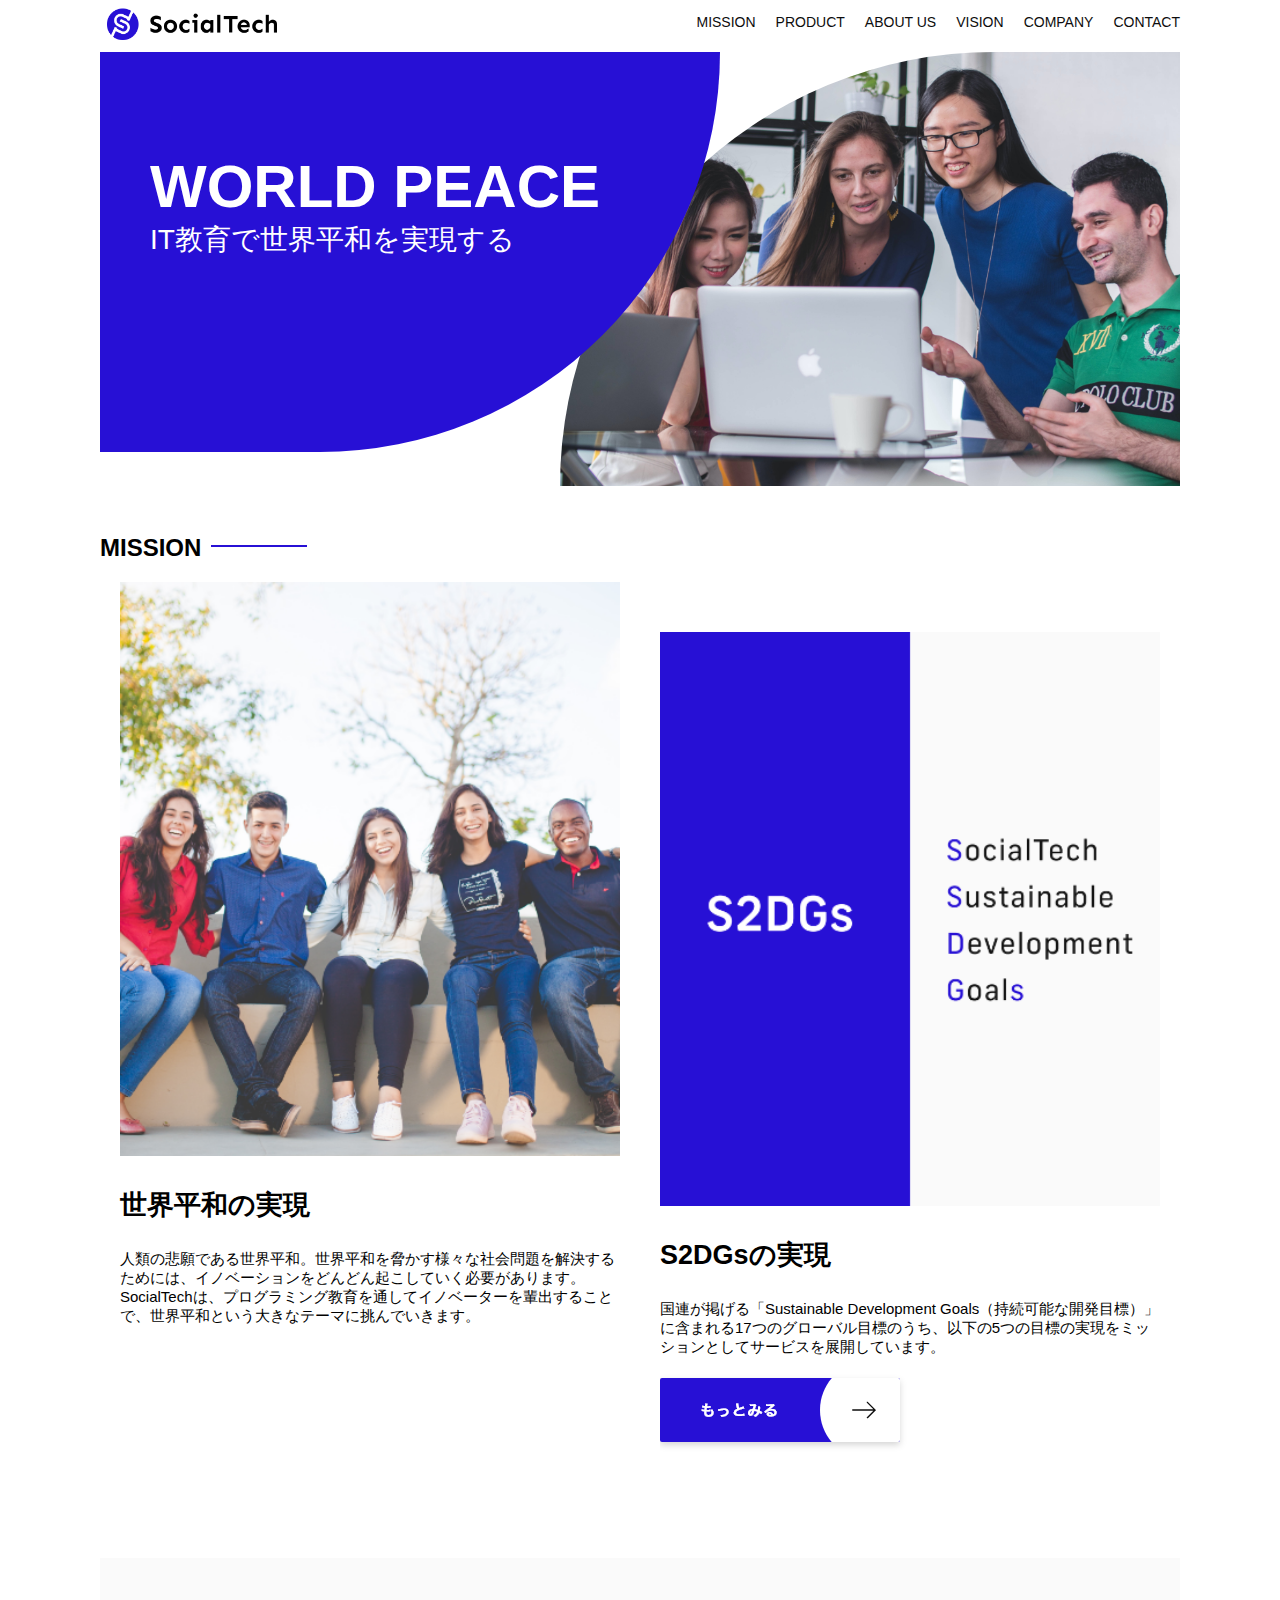
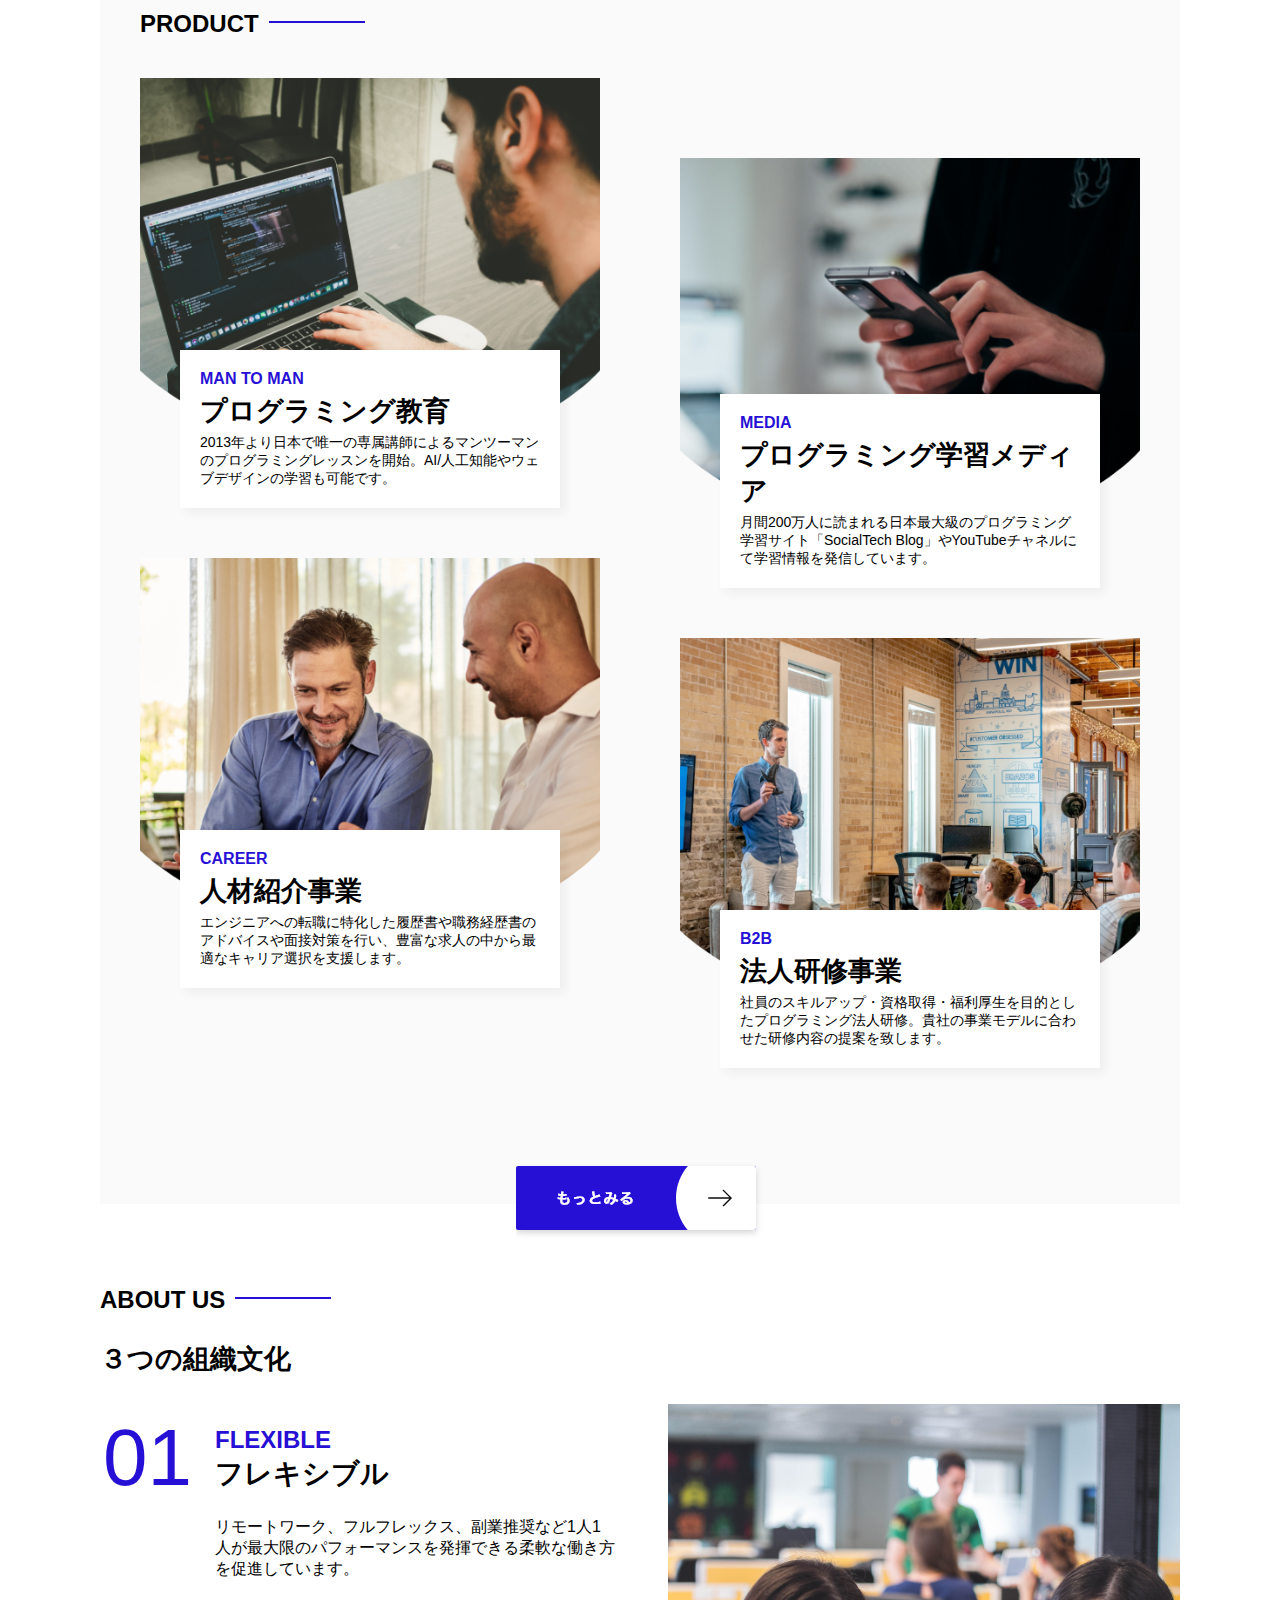
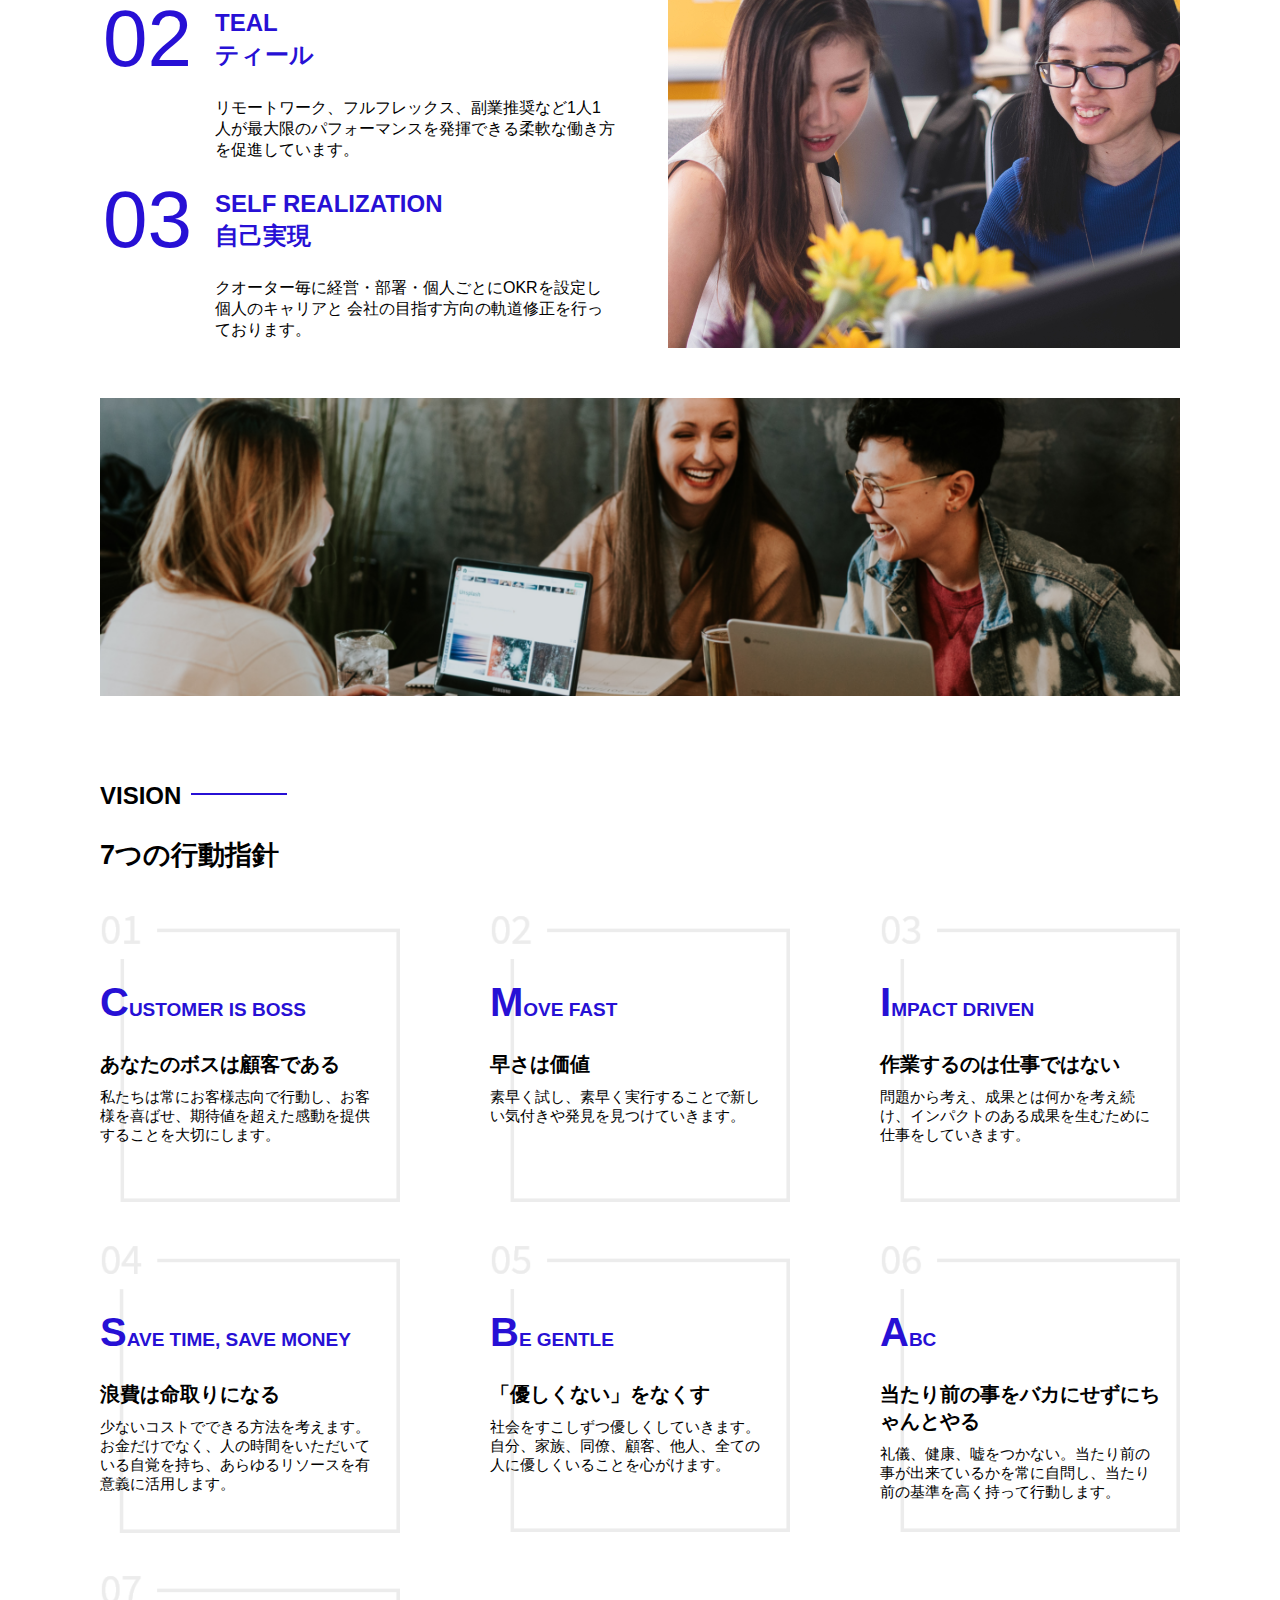
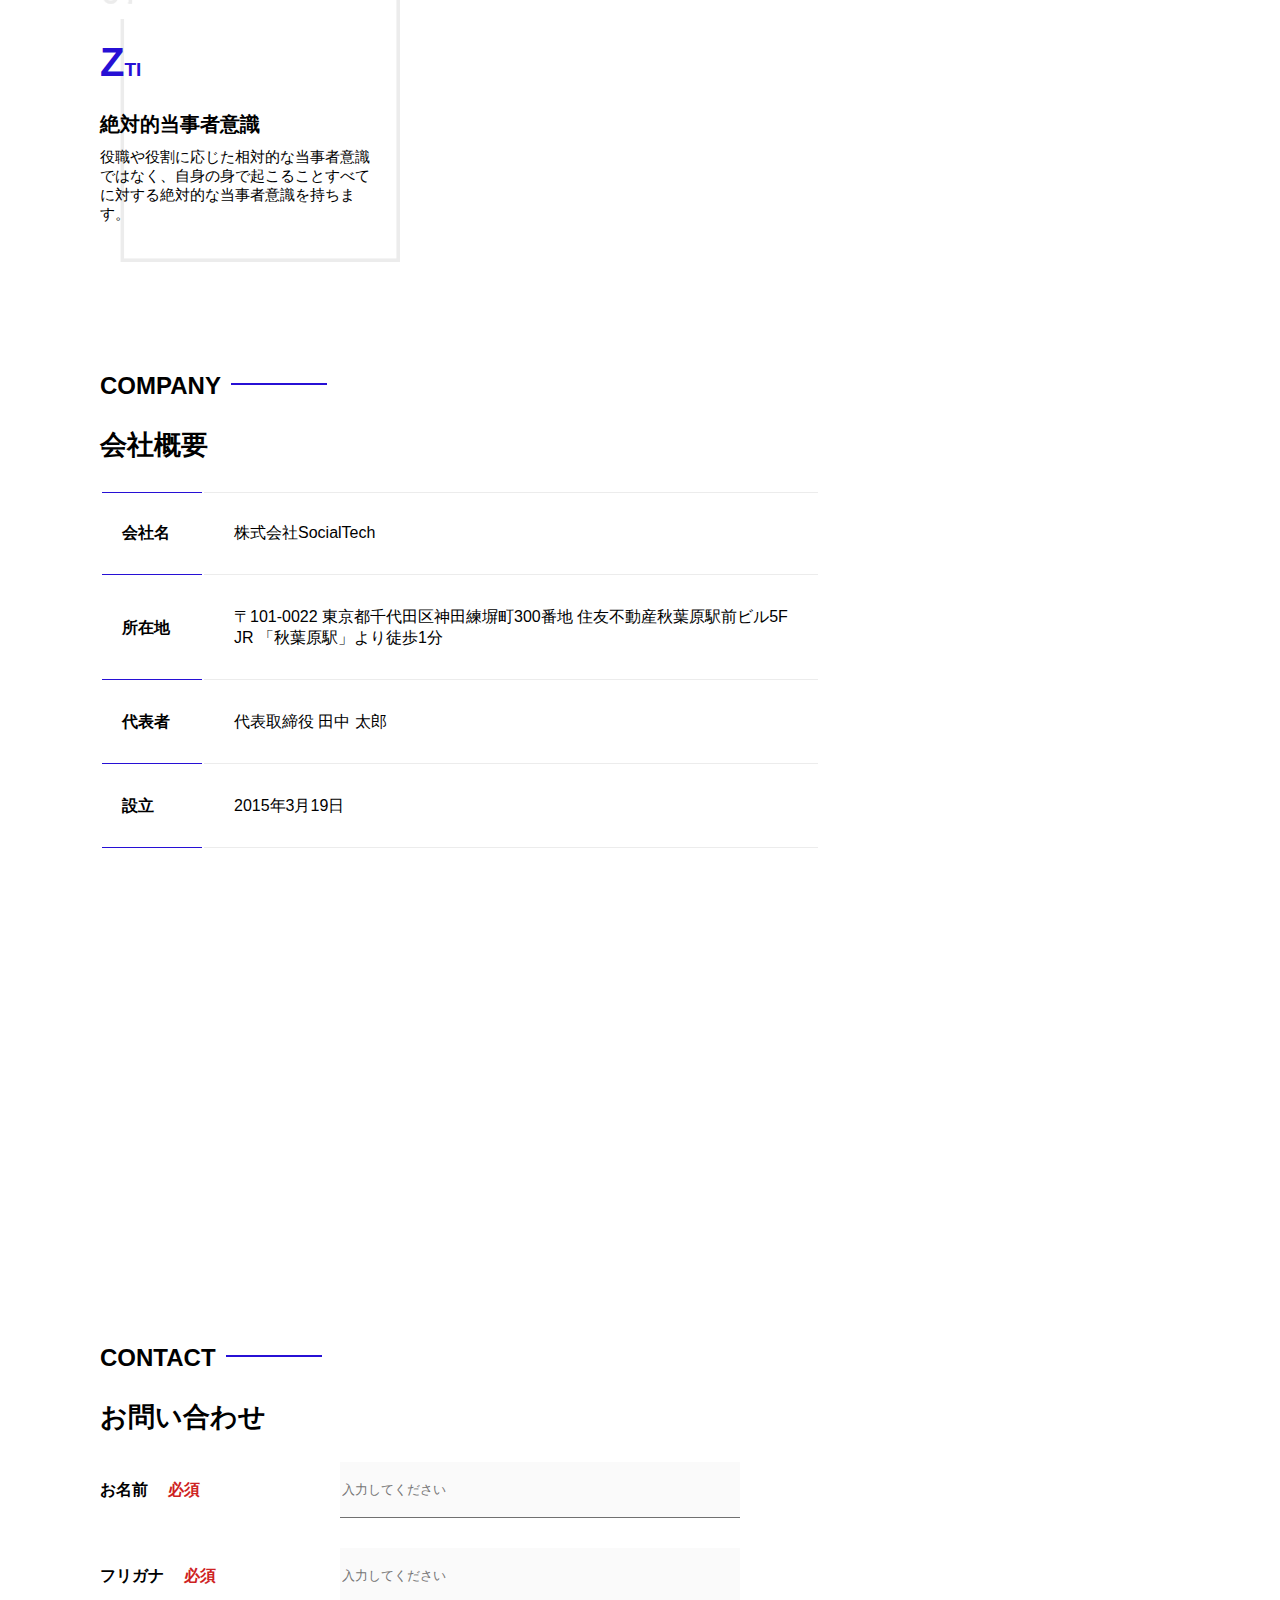
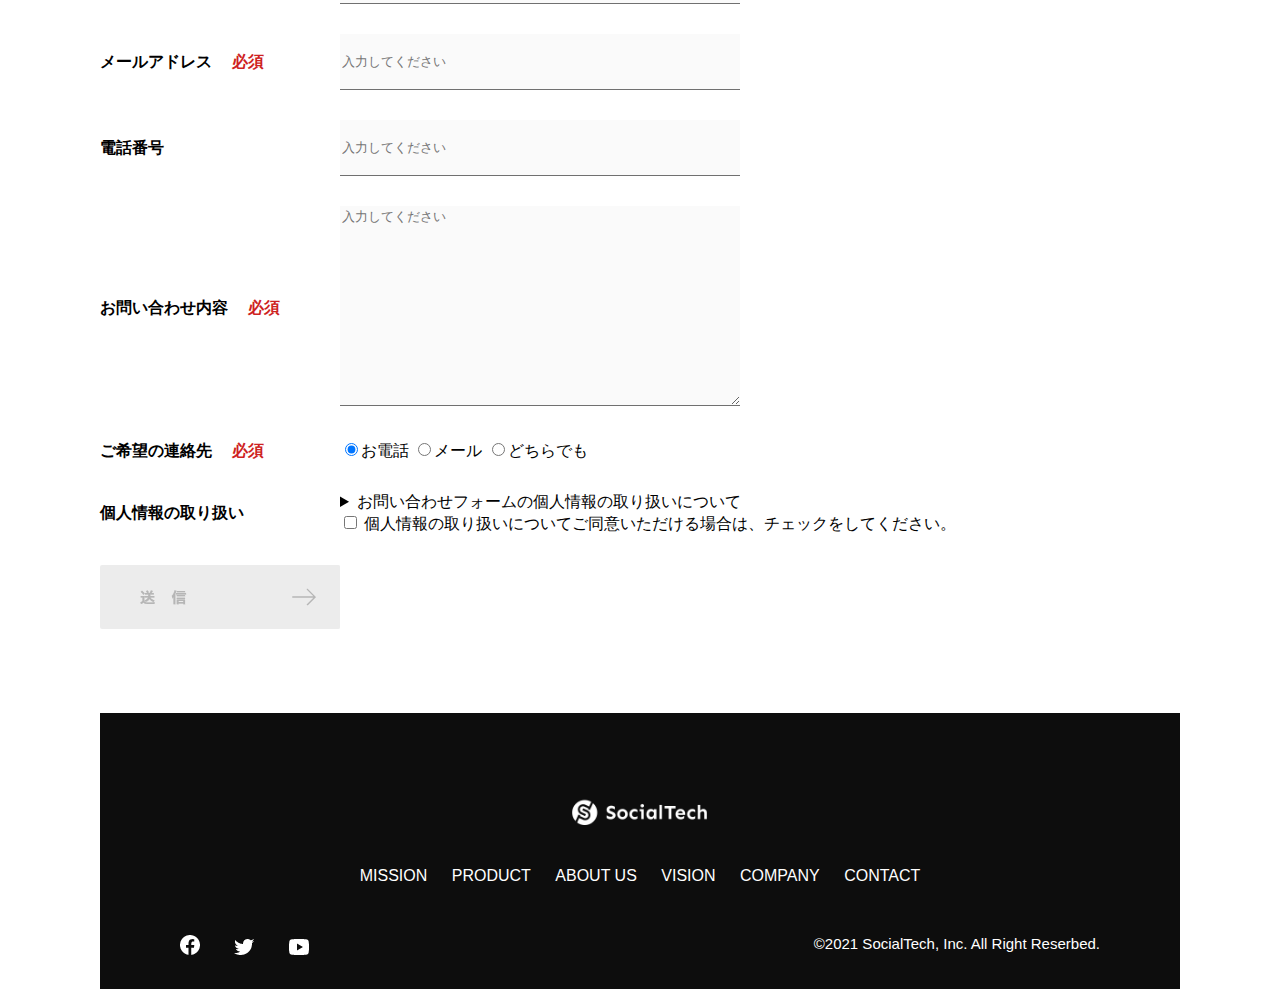
<file: index.html>
<!DOCTYPE html>

<html>
<head>
     <title>SocialTech</title>
    <meta charset="UTF-8">
    <meta name="description" content="SocialTechはEdTech業界のリーディングカンパニーを目指します。">
    <meta name="viewport" content="width=device-width, initial-scale=1.0">
    <meta name="twitter:card" content="summary">
    <meta name="twitter:site" content="@miffy410">
    <meta property="og:url" content="https://yoko-422.github.io/socialtech/">
    <meta property="og:title" content="SocialTech">
    <meta property="og:description" content="練習で作ったサイトです">
    <meta property="og:image" content="https://yoko-422.github.io/socialtech/images/logo.png">
    <link rel="stylesheet" href="style.css">
</head>

<body>
    <!--ヘッダー-->
    <header>
        <!--ロゴ-->
        <a href="index.html" id="logo"><img src="images/logo.png" alt="トップページに戻る"></a>
        <!--PC用ナビゲーション-->
        <nav id="nav-pc">
            <ul>
                <li><a href="mission.html">MISSION</a></li>
                <li><a href="product.html">PRODUCT</a></li>
                <li><a href="index.html#aboutus">ABOUT US</a></li>
                <li><a href="index.html#vision">VISION</a></li>
                <li><a href="index.html#company">COMPANY</a></li>
                <li><a href="index.html#contact">CONTACT</a></li>
            </ul>
        </nav>
        <!--スマホ用メニューボタン-->
        <button id="menu-sp" onclick="document.getElementById('nav-sp').style.display ='block'">
            <img src="images/button-menu.png" alt="ナビゲーションを開く">
        </button>
        <!--スマホ用ナビゲーション-->
        <div id="nav-sp">
            <button id="close" onclick="document.getElementById('nav-sp').style.display ='none'">
                <img src="images/button-close.png" alt="ナビゲーションを閉じる">
            </button>

            <nav>
                <ul>
                    <li>
                        <a li="logo-sp" href="index.html" onclick="document.getElementById('nav-sp').style.display = 'none'"><img src="images/logo-sp.png" alt="トップページに戻る"></a>
                    </li>
                    <li><a class="menu" href="mission.html" onclick="document.getElementById('nav-sp').style.display = 'none'">MISSION</a></li>
                    <li><a class="menu" href="product.html" onclick="document.getElementById('nav-sp').style.display = 'none'">PRODUCT</a></li>
                    <li><a class="menu" href="index.html#aboutus" onclick="document.getElementById('nav-sp').style.display = 'none'">ABOUT US</a></li>
                    <li><a class="menu" href="index.html#vision" onclick="document.getElementById('nav-sp').style.display = 'none'">VISION</a></li>
                    <li><a class="menu" href="index.html#company" onclick="document.getElementById('nav-sp').style.display = 'none'">COMPANY</a></li>
                    <li><a class="menu" href="index.html#contact" onclick="document.getElementById('nav-sp').style.display = 'none'">CONTACT</a></li>
                </ul>
            </nav>
            <div id="sns">
                <a href="https://www.facebook.com/sejuku2013">
                    <img src="images/button-facebook.png" alt="Facebookのリンク">
                </a>
                <a href="https://twitter.com/samuraijuku">
                    <img src="images/button-twitter.png" alt="Twitterのリンク">
                </a>
                <a href="https://www.youtube.com/channel/UCCFOQO5aDK0xXam4cUQXT8g">
                    <img src="images/button-youtube.png" alt="YouTubeのリンク">
                </a>
            </div>
        </div>
    </header>
    <main>
        <article>
            <section id="main-visual">
                <div id="main-message">
                    <h1>WORLD PEACE</h1>
                    <p>IT教育で世界平和を実現する</p>
                </div>
                <img src="images/index/index-main.png" alt="PCの周りに集まる多国籍の仲間たち">
            </section>
<!--ミッション-->
            <section id="mission">
                <h2 class="index-h2">MISSION</h2>
                <div id="mission-flex">
                    <div>
                        <img id="mission-photo" src="images/index/index-mission.png" alt="屋外のベンチで写真を撮影する多国籍の仲間たち">
                        <h3>世界平和の実現</h3>
                        <p>
                            人類の悲願である世界平和。世界平和を脅かす様々な社会問題を解決するためには、イノベーションをどんどん起こしていく必要があります。SocialTechは、プログラミング教育を通してイノベーターを輩出することで、世界平和という大きなテーマに挑んでいきます。
                        </p>
                    </div>
                    <div>
                        <img id="s2dgs" src="images/index/s2dgs.png" alt="S2DGs">
                        <h3>S2DGsの実現</h3>
                        <p>
                            国連が掲げる「Sustainable Development Goals（持続可能な開発目標）」に含まれる17つのグローバル目標のうち、以下の5つの目標の実現をミッションとしてサービスを展開しています。
                        </p>
                        <a href="mission.html">
                            <img src="images/button-more.png" alt="もっと見る">
                        </a>
                    </div>
                </div>
            </section>
<!--Product-->
            <section id="product">
                <h2 class="index-h2">PRODUCT</h2>
                <div class="product-flex">
                    <div id="product-left">
                        <div>
                            <img class="product-photo" src="images/index/index-mantoman.png" alt="PCでコードを書く男性">
                            <div class="product-explain">
                                <span>MAN TO MAN</span>
                                <h3>プログラミング教育</h3>
                                <p>2013年より日本で唯一の専属講師によるマンツーマンのプログラミングレッスンを開始。AI/人工知能やウェブデザインの学習も可能です。</p>
                            </div>
                        </div>
                        <div>
                        <img class="product-photo" src="images/index/index-career.png" alt="笑顔で話し合う2人の男性">
                            <div class="product-explain">
                            <span>CAREER</span>
                            <h3>人材紹介事業</h3>
                            <p>エンジニアへの転職に特化した履歴書や職務経歴書のアドバイスや面接対策を行い、豊富な求人の中から最適なキャリア選択を支援します。</p>
                            </div>
                        </div>
                    </div>
                    <div id="product-right">
                        <div>
                            <img class="product-photo" src="images/index/index-media.png" alt="スマートフォンを操作する人">
                            <div class="product-explain">
                                <span>MEDIA</span>
                                <h3>プログラミング学習メディア</h3> 
                                <p>月間200万人に読まれる日本最大級のプログラミング学習サイト「SocialTech Blog」やYouTubeチャネルにて学習情報を発信しています。</p>
                            </div>
                        </div>
                        <div>
                        <img class="product-photo" src="images/index/index-b2b.png" alt="講演中の男性とそれを聴く人々">
                            <div class="product-explain">
                            <span>B2B</span>
                            <h3>法人研修事業</h3>
                            <p>社員のスキルアップ・資格取得・福利厚生を目的としたプログラミング法人研修。貴社の事業モデルに合わせた研修内容の提案を致します。</p>
                            </div>
                        </div>
                    </div>
                </div>
                <div id="product-more">
                        <a href="product.html">
                        <img src="images/button-more.png" alt="もっと見る">
                        </a>
                </div>
            </section>
            <!--about us-->
            <section id="aboutus">
                <h2 class="index-h2">ABOUT US</h2>
                <h3>３つの組織文化</h3>
                <div>
                  <table class="culture-table">
                    <tr>
                        <td class="culture-num">01</td>
                        <th><span class="culture-en">FLEXIBLE</span><br>フレキシブル</th>    
                    </tr>
                    <tr>
                        <td>
                            <!--空のセル-->
                        </td>
                        <td class="culture-description">リモートワーク、フルフレックス、副業推奨など1人1人が最大限のパフォーマンスを発揮できる柔軟な働き方を促進しています。</td>
                    </tr>
                    <tr>
                        <td class="culture-num">02</td>
                        <th><span class="culture-en">TEAL<br>ティール</span></th>
                    </tr>
                    <tr>
                        <td>
                            <!--空のセル-->
                        </td>
                        <td class="culture-description">リモートワーク、フルフレックス、副業推奨など1人1人が最大限のパフォーマンスを発揮できる柔軟な働き方を促進しています。</td>
                    </tr>
                    <tr>
                        <td class="culture-num">03</td>
                        <th><span class="culture-en">SELF REALIZATION<br>自己実現</span></th>
                    </tr>
                    <tr>
                        <td>
                            <!--空のセル-->
                        </td>
                        <td class="culture-description">クオーター毎に経営・部署・個人ごとにOKRを設定し個人のキャリアと 会社の目指す方向の軌道修正を行っております。</td>
                    </tr>
                  </table>
                    <img class="culture-img" src="images/index/index-aboutus1.png" alt="笑顔で話し合う2人の女性">  
                </div>
                <img class="culture-img2" src="images/index/index-aboutus2.png" alt="笑顔で話し合う3人の男女">
            </section>
            <!--vision-->
            <section id="vision">
                <h2 class="index-h2">VISION</h2>
                <h3>7つの行動指針</h3>
                <div>
                    <div class="vision-box">
                        <img src="images/index/vision-01.png" alt="01">
                        <div>
                            <h4>CUSTOMER IS BOSS</h4>
                            <h5>あなたのボスは顧客である</h5>
                            <p>私たちは常にお客様志向で行動し、お客様を喜ばせ、期待値を超えた感動を提供することを大切にします。</p>
                        </div>
                    </div>
                    <div class="vision-box">
                        <img src="images/index/vision-02.png" alt="02">
                        <div>
                            <h4>MOVE FAST</h4>
                            <h5>早さは価値</h5>
                            <p>素早く試し、素早く実行することで新しい気付きや発見を見つけていきます。</p>
                        </div>
                    </div>
                    <div class="vision-box">
                        <img src="images/index/vision-03.png" alt="03">
                        <div>
                            <h4>IMPACT DRIVEN</h4>
                            <h5>作業するのは仕事ではない</h5>
                            <p>問題から考え、成果とは何かを考え続け、インパクトのある成果を生むために仕事をしていきます。</p>
                        </div>
                    </div>
                    <div class="vision-box">
                        <img src="images/index/vision-04.png" alt="04">
                        <div>
                            <h4>SAVE TIME, SAVE MONEY</h4>
                            <h5>浪費は命取りになる</h5>
                            <p>少ないコストでできる方法を考えます。お金だけでなく、人の時間をいただいている自覚を持ち、あらゆるリソースを有意義に活用します。</p>
                        </div>
                    </div>
                    <div class="vision-box">
                        <img src="images/index/vision-05.png" alt="05">
                        <div>
                            <h4>BE GENTLE</h4>
                            <h5>「優しくない」をなくす</h5>
                            <p>社会をすこしずつ優しくしていきます。自分、家族、同僚、顧客、他人、全ての人に優しくいることを心がけます。</p>
                        </div>
                    </div>
                    <div class="vision-box">
                        <img src="images/index/vision-06.png" alt="06">
                        <div>
                            <h4>ABC</h4>
                            <h5>当たり前の事をバカにせずにちゃんとやる</h5>
                            <p>礼儀、健康、嘘をつかない。当たり前の事が出来ているかを常に自問し、当たり前の基準を高く持って行動します。</p>
                        </div>
                    </div>
                    <div class="vision-box">
                        <img src="images/index/vision-07.png" alt="07">
                        <div>
                            <h4>ZTI</h4>
                            <h5>絶対的当事者意識</h5>
                            <p>役職や役割に応じた相対的な当事者意識ではなく、自身の身で起こることすべてに対する絶対的な当事者意識を持ちます。</p>
                        </div>
                    </div>
                </div>
            </section>
            <!--conpany-->
            <section id="company">
                <h2 class="index-h2">COMPANY</h2>
                <h3>会社概要</h3>
                    <table id="company-table">
                        <tr>
                            <th class="tableheader tableheader-first">会社名</th>
                            <td class="cell cell-first">株式会社SocialTech</td>
                        </tr>
                        <tr>
                            <th class="tableheader">所在地</th>
                            <td class="cell">〒101-0022 東京都千代田区神田練塀町300番地 住友不動産秋葉原駅前ビル5F<br>JR 「秋葉原駅」より徒歩1分</td>
                        </tr>
                        <tr>
                            <th class="tableheader">代表者</th>
                            <td class="cell">代表取締役 田中 太郎</td>
                        </tr>
                        <tr>
                            <th class="tableheader">設立</th>
                            <td class="cell">2015年3月19日</td>
                        </tr>
                    </table>
                       <iframe src="https://www.google.com/maps/embed?pb=!1m18!1m12!1m3!1d3240.0686781123145!2d139.7720776748961!3d35.69992752894819!2m3!1f0!2f0!3f0!3m2!1i1024!2i768!4f13.1!3m3!1m2!1s0x60188fee13660e23%3A0x77137876edf742ac!2z5L2P5Y-L5LiN5YuV55Sj56eL6JGJ5Y6f6aeF5YmN44OT44Or!5e0!3m2!1sja!2sjp!4v1755585976049!5m2!1sja!2sjp" width="600" height="450" style="border:0;" allowfullscreen="" loading="lazy" referrerpolicy="no-referrer-when-downgrade"></iframe>
            </section>
            <!--contact-->
            <section id="contact">
                <h2 class="index-h2">CONTACT</h2>
                <h3>お問い合わせ</h3>
                <form>
                    <div>
                        <div class="contact-heading">
                            <label class="contact-label">お名前<span class="contact-span">必須</span></label>
                        </div>
                        <div>
                            <input type="text" name="name" placeholder="入力してください" class="contact-textbox">
                        </div>
                    </div>
                    <div>
                        <div class="contact-heading">
                            <label class="contact-label">フリガナ<span class="contact-span">必須</span></label>
                        </div>
                        <div>
                            <input type="text" name="hurigana" placeholder="入力してください" class="contact-textbox">
                        </div>
                    </div>
                    <div>
                        <div class="contact-heading">
                            <label class="contact-label">メールアドレス<span class="contact-span">必須</span></label>
                        </div>
                        <div>
                            <input type="text" name="email" placeholder="入力してください" class="contact-textbox">
                        </div>
                    </div>
                    <div>
                        <div class="contact-heading">
                            <label class="contact-label">電話番号</label>
                        </div>
                        <div>
                            <input type="text" name="tel" placeholder="入力してください" class="contact-textbox">
                        </div>
                    </div>
                    <div>
                        <div class="contact-heading">
                            <label class="contact-label">お問い合わせ内容<span class="contact-span">必須</span></label>
                        </div>
                        <div>
                            <textarea name="message" placeholder="入力してください" class="contact-textarea"></textarea>
                        </div>
                    </div>
                    <div>
                        <div class="contact-heading">
                            <label class="contact-label">ご希望の連絡先<span class="contact-span">必須</span></label>
                        </div>
                        <div>
                            <input class="radio-button" type="radio" name="contact" value="tel" checked><label>お電話</label>
                            <input class="radio-button" type="radio" name="contact" value="mail"><label>メール</label>
                            <input class="radio-button" type="radio" name="contact" value="both"><label>どちらでも</label>
                        </div>
                    </div>
                    <div>
                        <div class="contact-heading">
                            <label class="contact-label">個人情報の取り扱い</label>
                        </div>
                        <div>
                 <details>
                   <summary>お問い合わせフォームの個人情報の取り扱いについて</summary>
                   <div>
                     <dl>
                       <dt>１．組織の名称又は氏名</dt>
                       <dd>株式会社SocialTech</dd>
                       <dt>２．個人情報保護管理者（若しくはその代理人）の氏名又は職名、所属及び連絡先</dt>
                       <dd>
                         <p>鈴木 一郎 コーポレート部</p>
                         <p>メールアドレス：samurai@example.com</p>
                         <p>TEL：03-1234-5678</p>
                       </dd>
                       <dt>３．個人情報の利用目的</dt>
                       <dd>
                         <ul>
                           <li>本サービス及び本サービスに関連する情報の提供又はそれらに関する連絡のため</li>
                           <li>ユーザーの本人確認のため</li>
                           <li>当社サービスのご案内のため</li>
                           <li>当社の商品等の広告または宣伝（電子メールによるものを含むものとします。）</li>
                         </ul>
                       </dd>
                       <dt>４．個人情報の取り扱い業務の委託</dt>
                       <dd>個人情報の取扱業務の全部または一部を外部に業務委託する場合があります。その際、弊社は、個人情報を適切に保護できる管理体制を敷き実行していることを条件として委託先を厳選したうえで、機密保持契約を委託先と締結し、お客様の個人情報を厳密に管理させます。</dd>
                       <dt>５．個人情報の開示等の請求</dt>
                       <dd>
                         お客様は、弊社に対してご自身の個人情報の開示等（利用目的の通知、開示、内容の訂正・追加・削除、利用の停止または消去、第三者への提供の停止）に関して、当社問合わせ窓口に申し出ることができます。<br>
                         その際、弊社はお客様ご本人を確認させていただいたうえで、合理的な期間内に対応いたします。<br>
                         なお、個人情報に関する弊社問合わせ先は、次の通りです。
                       </dd>
                       <dd>
                         <p>株式会社SocialTech　個人情報問合せ窓口</p>
                         <p>〒150-0043　東京都千代田区神田練塀町300番地 住友不動産秋葉原駅前ビル5F</p>
                         <p>メールアドレス：samurai@example.com　TEL：03-1234-5678</p>
                       </dd>
                       <dt>６．個人情報を提供されることの任意性について</dt>
                       <dd>お客様がご自身の個人情報を弊社に提供されるか否かは、お客様のご判断によりますが、もしご提供されない場合には、適切なサービスが提供できない場合がありますので予めご了承ください。</dd>
                     </dl>
                   </div>
                 </details>
                 <input type="checkbox" name="agree">
                 <span>個人情報の取り扱いについてご同意いただける場合は、チェックをしてください。</span>
               </div>
             </div>
             <input type="image" src="images/button-submit.png" alt="送信する" >
                </form>
        </article>
    </main>
    <!--footer-->
    <footer>
        <div id="footer-logo">
            <img src="images/logo-sp.png" alt="SocialTech">
        </div>
        <div id="footer-link">
            <a href="mission.html">MISSION</a>
            <a href="product.html">PRODUCT</a>
            <a href="index.html#aboutus">ABOUT US</a>
            <a href="index.html#vision">VISION</a>
            <a href="index.html#company">COMPANY</a>
            <a href="index.html#contact">CONTACT</a>
        </div>
        <div id="sns-footer">
            <div class="sne-btns">
                <a href="https://www.facebook.com/seijuku2013"><img src="images/button-facebook.png" alt="Facebookのリンク"></a>
                <a href="https://twitter.com/samuraijuku"><img src="images/button-twitter.png" alt="Twitterのリンク"></a>
                <a href="https://www.youtube.com/channel/UCCFOQO5aDK0xXam4cUQXT8g"><img src="images/button-youtube.png" alt="Youtubeのリンク"></a>
            </div>
            <p id="copyright">&copy;2021 SocialTech, Inc. All Right Reserbed.</p>
        </div>
    </footer>
</body>
</html>
</file>
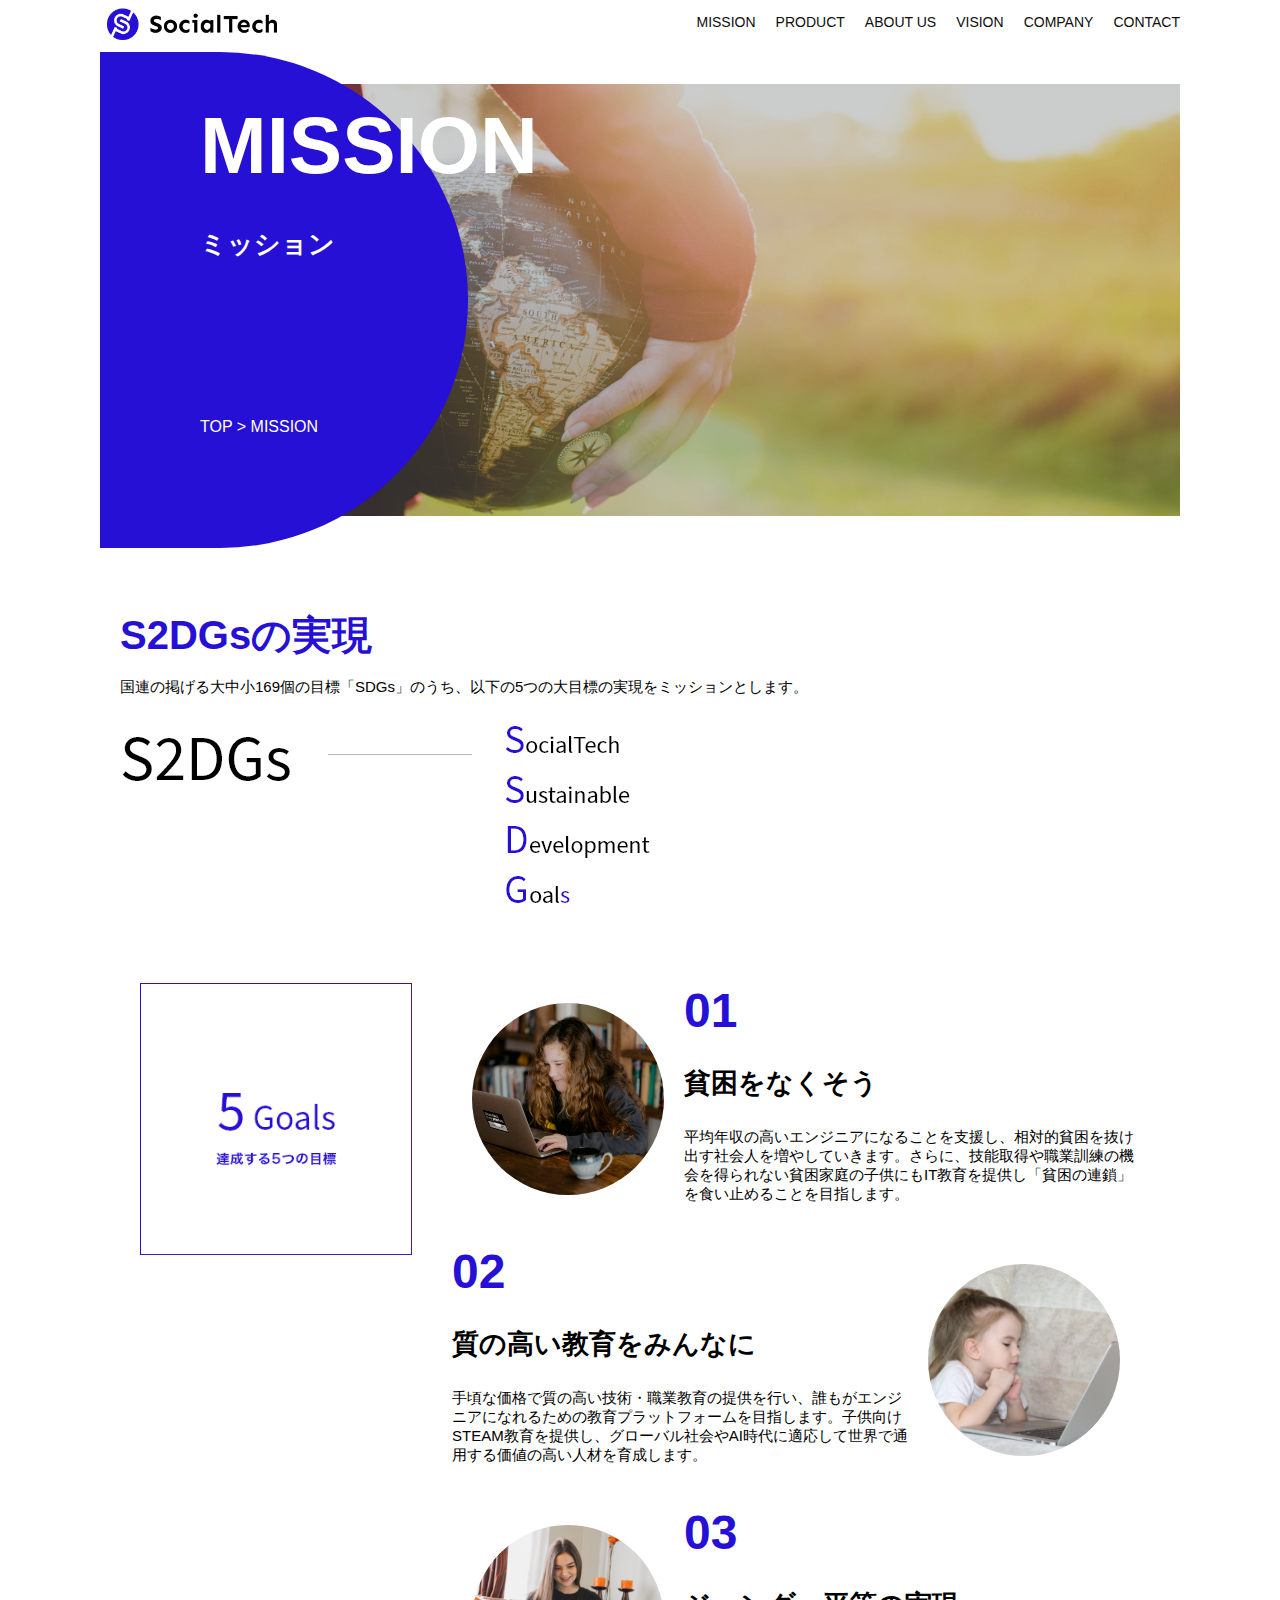
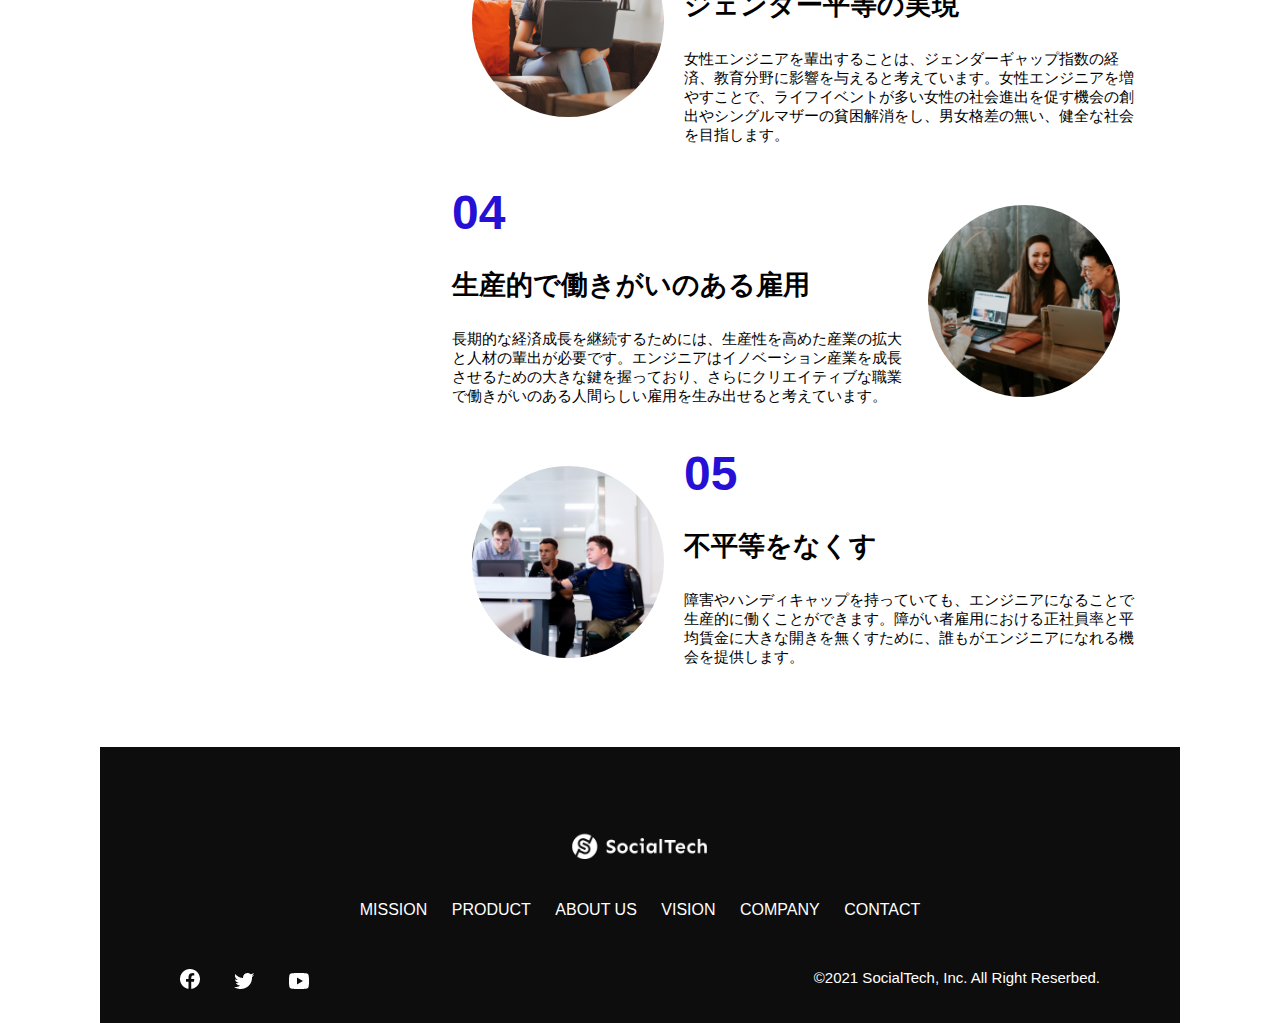
<file: mission.html>
<!DOCTYPE html>

<html>
<head>
     <title>SocialTech -MISSION ミッション -</title>
    <meta charset="UTF-8">
    <meta name="description" content="SocialTechが目指す5つの目標(S3DGs)を紹介します">
    <meta name="viewport" content="width=device-width, initial-scale=1.0">
    <link rel="stylesheet" href="style.css">
</head>

<body>
    <!--ヘッダー-->
    <header>
        <!--ロゴ-->
        <a href="index.html" id="logo"><img src="images/logo.png" alt="トップページに戻る"></a>
        <!--PC用ナビゲーション-->
        <nav id="nav-pc">
            <ul>
                <li><a href="mission.html">MISSION</a></li>
                <li><a href="product.html">PRODUCT</a></li>
                <li><a href="index.html#aboutus">ABOUT US</a></li>
                <li><a href="index.html#vision">VISION</a></li>
                <li><a href="index.html#company">COMPANY</a></li>
                <li><a href="index.html#contact">CONTACT</a></li>
            </ul>
        </nav>
        <!--スマホ用メニューボタン-->
        <button id="menu-sp" onclick="document.getElementById('nav-sp').style.display ='block'">
            <img src="images/button-menu.png" alt="ナビゲーションを開く">
        </button>
        <!--スマホ用ナビゲーション-->
        <div id="nav-sp">
            <button id="close" onclick="document.getElementById('nav-sp').style.display ='none'">
                <img src="images/button-close.png" alt="ナビゲーションを閉じる">
            </button>

            <nav>
                <ul>
                    <li>
                        <a li="logo-sp" href="index.html" onclick="document.getElementById('nav-sp').style.display = 'none'"><img src="images/logo-sp.png" alt="トップページに戻る"></a>
                    </li>
                    <li><a class="menu" href="mission.html" onclick="document.getElementById('nav-sp').style.display = 'none'">MISSION</a></li>
                    <li><a class="menu" href="product.html" onclick="document.getElementById('nav-sp').style.display = 'none'">PRODUCT</a></li>
                    <li><a class="menu" href="index.html#aboutus" onclick="document.getElementById('nav-sp').style.display = 'none'">ABOUT US</a></li>
                    <li><a class="menu" href="index.html#vision" onclick="document.getElementById('nav-sp').style.display = 'none'">VISION</a></li>
                    <li><a class="menu" href="index.html#company" onclick="document.getElementById('nav-sp').style.display = 'none'">COMPANY</a></li>
                    <li><a class="menu" href="index.html#contact" onclick="document.getElementById('nav-sp').style.display = 'none'">CONTACT</a></li>
                </ul>
            </nav>
            <div id="sns">
                <a href="https://www.facebook.com/sejuku2013">
                    <img src="images/button-facebook.png" alt="Facebookのリンク">
                </a>
                <a href="https://twitter.com/samuraijuku">
                    <img src="images/button-twitter.png" alt="Twitterのリンク">
                </a>
                <a href="https://www.youtube.com/channel/UCCFOQO5aDK0xXam4cUQXT8g">
                    <img src="images/button-youtube.png" alt="YouTubeのリンク">
                </a>
            </div>
        </div>
    </header>
    <main>
        <article>
            <section id="mission-main">
                <div class="mission-main-inner">
                    <div id="mission-title">
                        <h1>MISSION<br><span>ミッション</span></h1>
                        <p>TOP > MISSION</p>
                    </div>
                </div>
            </section>

            <section id="mission-s2dgs">
                <h2 class="mission-h2">S2DGsの実現</h2>
                <p>国連の掲げる大中小169個の目標「SDGs」のうち、以下の5つの大目標の実現をミッションとします。</p>
                <img src="images/mission/mission-s2dgs.png" alt="S2DGs">
            </section>

            <section id="mission-five-goals">
                <div class="five-goals-image">
                    <img src="images/mission/mission-5goals.png" alt="5goals">
                </div>
                <div class="five-goals-read">
                    <div>
                        <img class="fivegoals-image-left" src="images/mission/mission-5goals01.png" alt="PCを操作する女の子">
                        <span class="fivegoals-number">01</span>
                        <h3 class="fivegoals-h3">貧困をなくそう</h3>
                        <p class="fivegoals-p">平均年収の高いエンジニアになることを支援し、相対的貧困を抜け出す社会人を増やしていきます。さらに、技能取得や職業訓練の機会を得られない貧困家庭の子供にもIT教育を提供し「貧困の連鎖」を食い止めることを目指します。</p>
                    </div>
                    <div>
                        <img class="fivegoals-image-right" src="images/mission/mission-5goals02.png" alt="PCを見つめる小さい女の子">
                        <span class="fivegoals-number">02</span>
                        <h3 class="fivegoals-h3">質の高い教育をみんなに</h3>
                        <p class="fivegoals-p">手頃な価格で質の高い技術・職業教育の提供を行い、誰もがエンジニアになれるための教育プラットフォームを目指します。子供向けSTEAM教育を提供し、グローバル社会やAI時代に適応して世界で通用する価値の高い人材を育成します。</p>
                    </div>
                    <div>
                        <img class="fivegoals-image-left" src="images/mission/mission-5goals03.png" alt="PCを操作する女性">
                        <span class="fivegoals-number">03</span>
                        <h3 class="fivegoals-h3">ジェンダー平等の実現</h3>
                        <p class="fivegoals-p">女性エンジニアを輩出することは、ジェンダーギャップ指数の経済、教育分野に影響を与えると考えています。女性エンジニアを増やすことで、ライフイベントが多い女性の社会進出を促す機会の創出やシングルマザーの貧困解消をし、男女格差の無い、健全な社会を目指します。</p>
                    </div>
                    <div>
                        <img class="fivegoals-image-right" src="images/mission/mission-5goals04.png" alt="笑顔で話し合う３人の男女">
                        <span class="fivegoals-number">04</span>
                        <h3 class="fivegoals-h3">生産的で働きがいのある雇用</h3>
                        <p class="fivegoals-p">長期的な経済成長を継続するためには、生産性を高めた産業の拡大と人材の輩出が必要です。エンジニアはイノベーション産業を成長させるための大きな鍵を握っており、さらにクリエイティブな職業で働きがいのある人間らしい雇用を生み出せると考えています。</p>
                    </div>
                    <div>
                        <img class="fivegoals-image-left" src="images/mission/mission-5goals05.png" alt="障害を持つ男性が生き生きと働く様子">
                        <span class="fivegoals-number">05</span>
                        <h3 class="fivegoals-h3">不平等をなくす</h3>
                        <p class="fivegoals-p">障害やハンディキャップを持っていても、エンジニアになることで生産的に働くことができます。障がい者雇用における正社員率と平均賃金に大きな開きを無くすために、誰もがエンジニアになれる機会を提供します。</p>
                    </div>
                </div>
            </section>
        </article>
    </main>

        <!--footer-->
    <footer>
        <div id="footer-logo">
            <img src="images/logo-sp.png" alt="SocialTech">
        </div>
        <div id="footer-link">
            <a href="mission.html">MISSION</a>
            <a href="product.html">PRODUCT</a>
            <a href="index.html#aboutus">ABOUT US</a>
            <a href="index.html#vision">VISION</a>
            <a href="index.html#company">COMPANY</a>
            <a href="index.html#contact">CONTACT</a>
        </div>
        <div id="sns-footer">
            <div class="sne-btns">
                <a href="https://www.facebook.com/seijuku2013"><img src="images/button-facebook.png" alt="Facebookのリンク"></a>
                <a href="https://twitter.com/samuraijuku"><img src="images/button-twitter.png" alt="Twitterのリンク"></a>
                <a href="https://www.youtube.com/channel/UCCFOQO5aDK0xXam4cUQXT8g"><img src="images/button-youtube.png" alt="Youtubeのリンク"></a>
            </div>
            <p id="copyright">&copy;2021 SocialTech, Inc. All Right Reserbed.</p>
        </div>
    </footer>
</body>
</html>
</file>
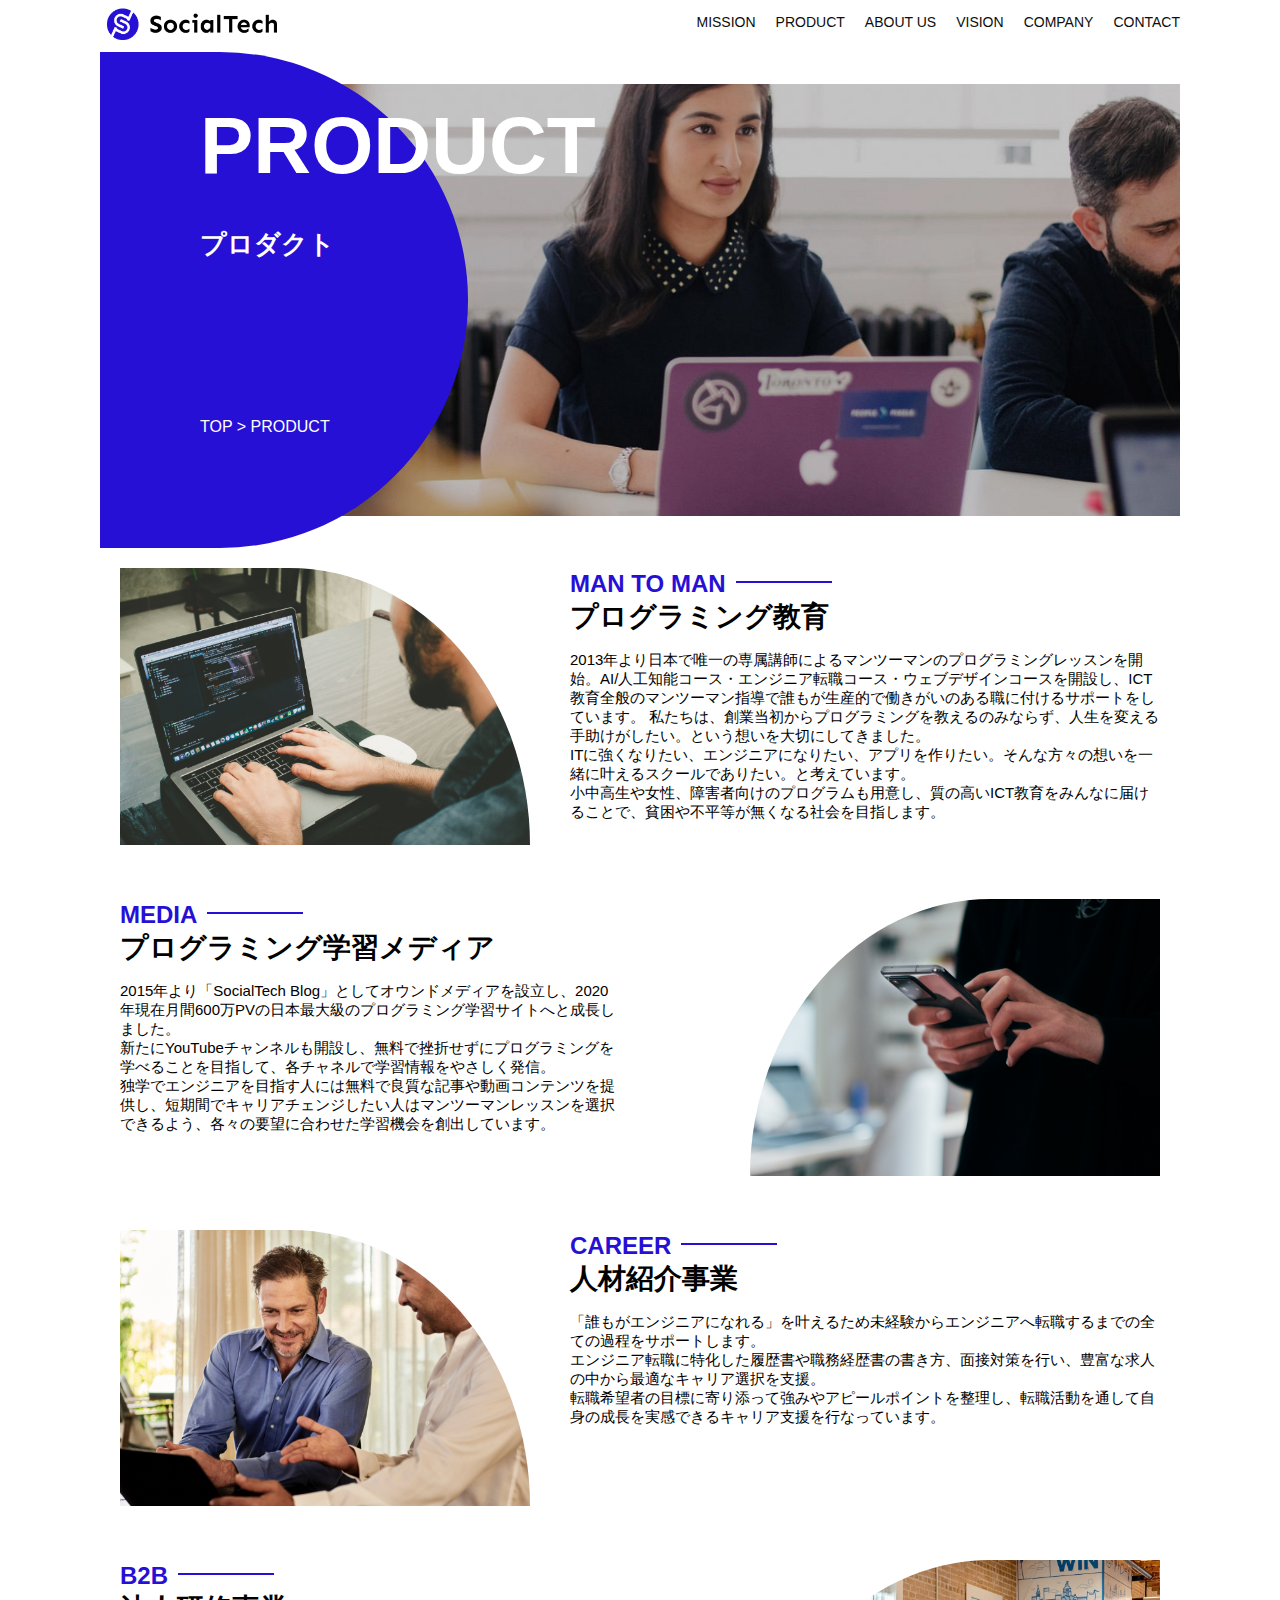
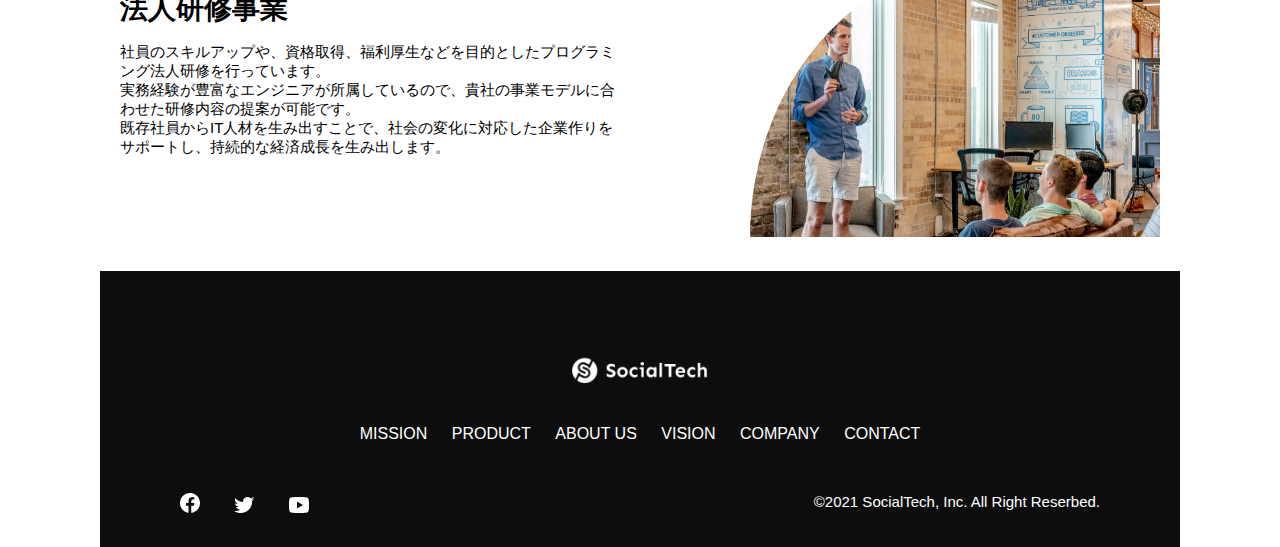
<file: product.html>
<!DOCTYPE html>

<html>
<head>
     <title>SocialTech -PRODUCT プロダクト -</title>
    <meta charset="UTF-8">
    <meta name="description" content="SocialTechの4つのプロダクトを紹介します">
    <meta name="viewport" content="width=device-width, initial-scale=1.0">
    <link rel="stylesheet" href="style.css">
</head>

<body>
    <!--ヘッダー-->
    <header>
        <!--ロゴ-->
        <a href="index.html" id="logo"><img src="images/logo.png" alt="トップページに戻る"></a>
        <!--PC用ナビゲーション-->
        <nav id="nav-pc">
            <ul>
                <li><a href="mission.html">MISSION</a></li>
                <li><a href="product.html">PRODUCT</a></li>
                <li><a href="index.html#aboutus">ABOUT US</a></li>
                <li><a href="index.html#vision">VISION</a></li>
                <li><a href="index.html#company">COMPANY</a></li>
                <li><a href="index.html#contact">CONTACT</a></li>
            </ul>
        </nav>
        <!--スマホ用メニューボタン-->
        <button id="menu-sp" onclick="document.getElementById('nav-sp').style.display ='block'">
            <img src="images/button-menu.png" alt="ナビゲーションを開く">
        </button>
        <!--スマホ用ナビゲーション-->
        <div id="nav-sp">
            <button id="close" onclick="document.getElementById('nav-sp').style.display ='none'">
                <img src="images/button-close.png" alt="ナビゲーションを閉じる">
            </button>

            <nav>
                <ul>
                    <li>
                        <a li="logo-sp" href="index.html" onclick="document.getElementById('nav-sp').style.display = 'none'"><img src="images/logo-sp.png" alt="トップページに戻る"></a>
                    </li>
                    <li><a class="menu" href="mission.html" onclick="document.getElementById('nav-sp').style.display = 'none'">MISSION</a></li>
                    <li><a class="menu" href="product.html" onclick="document.getElementById('nav-sp').style.display = 'none'">PRODUCT</a></li>
                    <li><a class="menu" href="index.html#aboutus" onclick="document.getElementById('nav-sp').style.display = 'none'">ABOUT US</a></li>
                    <li><a class="menu" href="index.html#vision" onclick="document.getElementById('nav-sp').style.display = 'none'">VISION</a></li>
                    <li><a class="menu" href="index.html#company" onclick="document.getElementById('nav-sp').style.display = 'none'">COMPANY</a></li>
                    <li><a class="menu" href="index.html#contact" onclick="document.getElementById('nav-sp').style.display = 'none'">CONTACT</a></li>
                </ul>
            </nav>
            <div id="sns">
                <a href="https://www.facebook.com/sejuku2013">
                    <img src="images/button-facebook.png" alt="Facebookのリンク">
                </a>
                <a href="https://twitter.com/samuraijuku">
                    <img src="images/button-twitter.png" alt="Twitterのリンク">
                </a>
                <a href="https://www.youtube.com/channel/UCCFOQO5aDK0xXam4cUQXT8g">
                    <img src="images/button-youtube.png" alt="YouTubeのリンク">
                </a>
            </div>
        </div>
    </header>
    
    <main>
        <article>
            <section id="product-main">
                <div class="product-main-inner">
                    <div id="product-title">
                        <h1>PRODUCT<br><span>プロダクト</span></h1>
                        <p>TOP > PRODUCT</p>
                    </div>
                </div>
            </section>
            <section class="product-section product-section-left">
                <div class="product-section-img">
                    <img src="images/product/product-mantoman.png" alt="PCでコードを書く男性">
                </div>
                <div class="product-read">
                    <h2 class="product-h2">MAN TO MAN</h2>
                    <h3 class="product-h3">プログラミング教育</h3>
                    <p>
                        2013年より日本で唯一の専属講師によるマンツーマンのプログラミングレッスンを開始。AI/人工知能コース・エンジニア転職コース・ウェブデザインコースを開設し、ICT教育全般のマンツーマン指導で誰もが生産的で働きがいのある職に付けるサポートをしています。 私たちは、創業当初からプログラミングを教えるのみならず、人生を変える手助けがしたい。という想いを大切にしてきました。<br>ITに強くなりたい、エンジニアになりたい、アプリを作りたい。そんな方々の想いを一緒に叶えるスクールでありたい。と考えています。<br>小中高生や女性、障害者向けのプログラムも用意し、質の高いICT教育をみんなに届けることで、貧困や不平等が無くなる社会を目指します。
                    </p>
                </div>
            </section>
            <section class="product-section product-section-right">
                <div class="product-read">
                    <h2 class="product-h2">MEDIA</h2>
                    <h3 class="product-h3">プログラミング学習メディア</h3>
                    <p>
                        2015年より「SocialTech Blog」としてオウンドメディアを設立し、2020年現在月間600万PVの日本最大級のプログラミング学習サイトへと成長しました。<br>新たにYouTubeチャンネルも開設し、無料で挫折せずにプログラミングを学べることを目指して、各チャネルで学習情報をやさしく発信。<br>独学でエンジニアを目指す人には無料で良質な記事や動画コンテンツを提供し、短期間でキャリアチェンジしたい人はマンツーマンレッスンを選択できるよう、各々の要望に合わせた学習機会を創出しています。
                    </p>
                </div>
                <div class="product-section-img">
                    <img src="images/product/product-media.png" alt="スマートフォンを操作する人">
                </div>
            </section>
            <section class="product-section product-section-left">
                </div>
                <div class="product-section-img">
                    <img src="images/product/product-career.png" alt="笑顔で話し合う2人の男性">
                </div>
                <div class="product-read">
                    <h2 class="product-h2">CAREER</h2>
                    <h3 class="product-h3">人材紹介事業</h3>
                    <p>
                       「誰もがエンジニアになれる」を叶えるため未経験からエンジニアへ転職するまでの全ての過程をサポートします。<br>エンジニア転職に特化した履歴書や職務経歴書の書き方、面接対策を行い、豊富な求人の中から最適なキャリア選択を支援。<br>転職希望者の目標に寄り添って強みやアピールポイントを整理し、転職活動を通して自身の成長を実感できるキャリア支援を行なっています。 
                    </p>
                </div>
            </section>
            <section class="product-section product-section-right">
                <div class="product-read">
                    <h2 class="product-h2">B2B</h2>
                    <h3 class="product-h3">法人研修事業</h3>
                    <p>
                       社員のスキルアップや、資格取得、福利厚生などを目的としたプログラミング法人研修を行っています。<br>実務経験が豊富なエンジニアが所属しているので、貴社の事業モデルに合わせた研修内容の提案が可能です。<br>既存社員からIT人材を生み出すことで、社会の変化に対応した企業作りをサポートし、持続的な経済成長を生み出します。
                    </p>
                </div>
                <div class="product-section-img">
                    <img src="images/product/product-b2b.png" alt="講演中の男性とそれを聴く人々">
                </div>
                
            </section>
            
        </article>
    </main>


            <!--footer-->
    <footer>
        <div id="footer-logo">
            <img src="images/logo-sp.png" alt="SocialTech">
        </div>
        <div id="footer-link">
            <a href="mission.html">MISSION</a>
            <a href="product.html">PRODUCT</a>
            <a href="index.html#aboutus">ABOUT US</a>
            <a href="index.html#vision">VISION</a>
            <a href="index.html#company">COMPANY</a>
            <a href="index.html#contact">CONTACT</a>
        </div>
        <div id="sns-footer">
            <div class="sne-btns">
                <a href="https://www.facebook.com/seijuku2013"><img src="images/button-facebook.png" alt="Facebookのリンク"></a>
                <a href="https://twitter.com/samuraijuku"><img src="images/button-twitter.png" alt="Twitterのリンク"></a>
                <a href="https://www.youtube.com/channel/UCCFOQO5aDK0xXam4cUQXT8g"><img src="images/button-youtube.png" alt="Youtubeのリンク"></a>
            </div>
            <p id="copyright">&copy;2021 SocialTech, Inc. All Right Reserbed.</p>
        </div>
    </footer>
</body>
</html>
</file>
<file: style.css>
/* PC、スマホ共通スタイル */
* {
  box-sizing: border-box;
}

p {
  font-size: 15px;
}

body {
    max-width: 1080px;
    margin: 0 auto 0 auto;
  font-family: "Source Sans Pro", "Hiragino Kaku Gothic ProN", Meiryo, Arial, sans-serif;
}

/* ヘッダー */

 header {
    display: flex;
    justify-content: space-between;
 }

 /* ナビゲーションのレイアウト */
 #nav-pc {
    font-size: 14px;
 }

 #nav-pc ul {
    display: flex;
    padding-left: 0;
 }

 #nav-pc li {
    list-style: none;
 }

 /* ナビゲーションのリンクの装飾設定 */
 #nav-pc a {
    text-decoration: none;
    margin-left: 20px;
    color: #0d0d0d;
 }

 #nav-pc a:hover {
    text-decoration: underline;
 }
 /* スマホ用ナビを非表示 */
#nav-sp,
#menu-sp {
  display: none;
}

 /* メインヴィジュアル */
 #main-visual {
   position: relative;
   height: 400px;
 }

 #main-message {
   position: absolute;
   top: 0;
   left: 0;
   background-color: #2710d5;
   color: #ffffff;
   border-radius: 0 0 476px 0;
   max-width: 620px;
   height: 100%;
   width: 100%;
   z-index: 11;
 }

 #main-message > h1 {
   font-size: 60px;
   margin: 100px 0 0 50px;
 }

 #main-message > p {
   font-size: 28px;
   margin: 0 0 0 50px;
 }

 #main-visual > img {
   max-width: 620px;
   border-radius: 476px 0 0 0;
   position: absolute;
   top: 0;
   right: 0;
   z-index: 10;
 }

 /* ミッション */
 h2 {
   margin: 40px 0 0 0;
 }

 h2::after {
   content: url("images/line.png");
   margin-left: 10px;
 }

 h3 {
   font-size: 27px;
 }

 #mission {
   margin: 80px auto 80px auto;
 }

 #mission-flex {
   display: flex;
 }

 #mission-flex > div{
   width: 50%;
   margin: 20px;
 }

#mission-photo {
   width: 100%;
}

#s2dgs {
   margin: 50px 0 0 0;
   width: 100%;
}

/* product */
#product {
  background-color: #fafafa;
  margin: 80px 0 80px 0;
  padding: 10px 40px 0px 40px;
}

#product .product-flex {
  margin-top: 40px;
  display: flex;
}

#product-left {
  width: 50%;
  margin-right: 20px;
}

#product-right {
  width: 50%;
  margin-left: 20px;
  margin-top: 80px;
}

#product-left > div {
  position: relative;
  height: 480px;
  margin-right: 20px;
}

#product-right > div {
  position: relative;
  height: 480px;
  margin-left: 20px;
}

.product-photo {
  width: 100%;
}

.product-explain {
  background-color: #ffffff;
  position: absolute;
  left: 0;
  bottom: 50px;
  margin: 0 40px 0 40px;
  padding: 20px;
  box-shadow: 5px 5px 10px rgba(0, 0, 0, 0.05);
}

.product-explain > span {
  color: #2710d5;
  font-weight: bold;
  font-size: 16px;
  margin: 0;
}

.product-explain > h3 {
  margin: 5px 0 5px 0;
}

.product-explain > p {
  font-size: 14px;
  margin: 0;
}

#product-more {
  text-align: center;
}

#product-more a {
  position: relative;
  bottom: -42px;
}

/* about us */
#aboutus {
  margin: 80px auto;
}

#aboutus > div {
  display: flex;
}

.culture-img {
  width: 50%;
  align-self: flex-start;
}

.culture-img2 {
  margin-top: 50px;
  width: 100%;
}

.culture-table {
  margin-right: 50px;
}

.culture-num {
  font-size: 80px;
  color: #2710d5;
  padding-right: 20px;
}

.culture-table th {
  text-align: left;
  font-size: 28px;
  font-weight: bold;
}

.culture-en {
  color: #2710d5;
  font-size: 24px;
}

.culture-description {
  margin: 0;
}

/* vision */
#vision {
  margin: 80px auto;
}

#vision > div {
  display: flex;
  justify-content: space-between;
  flex-wrap: wrap;
}

.vision-box {
  width: 300px;
  height: 300px;
  margin-bottom: 30px;
  position: relative;
}

.vision-box > img {
  width: 100%;
  position: relative;
  z-index: 30;
}

.vision-box >div {
  position: absolute;
  top: 0;
  left: 0;
  z-index: 31;
  margin-right: 20px;
}

.vision-box > div > h4 {
  color: #2710d5;
  font-size: 19px;
  margin-top: 80px;
}

.vision-box > div > h4::first-letter {
  font-size: 40px;
}

.vision-box > div > h5 {
  font-size: 20px;
  margin: 0;
}

.vision-box > div > p {
  margin-top: 10px;
}

/* company */
#company {
  margin: 80px auto;
}

#comoany table {
  width: 100%;
}

.tableheader {
  text-align: left;
  padding: 20px;
  border-bottom-color: #2710d5;
  border-bottom-width: 1px;
  border-bottom-style: solid;
  width: 100px;
}

.tableheader-first {
  border-top-color: #2710d5;
  border-top-width: 1px;
  border-top-style: solid;
}

.cell {
  padding: 30px;
  border-bottom-color: #ececec;
  border-bottom-width: 1px;
  border-bottom-style: solid;
}

.cell-first {
  border-top-color: #ececec;
  border-top-width: 1px;
  border-top-style: solid;
}

#company > iframe {
  width: 100%;
  height: 368px;
  margin-top: 40px;
}

/* contact */
#contact {
  margin: 80px auto;
}

#contact > form > div {
  display: flex;
  flex-direction: row;
  flex-wrap: wrap;
  padding-bottom: 30px;
}

.contact-heading {
  width: 240px;
  align-self: center;
}

.contact-label {
  font-weight: bold;
}

.contact-span {
  color: #ce2222;
  margin-left: 20px;
  font-weight: bold;
}

.contact-textbox {
  border-top: 0;
  border-left: 0;
  border-right: 0;
  border-bottom-width: 1px;
  border-bottom-color: #707070;
  border-style: solid;
  background-color: #fafafa;
  width: 400px;
  height: 56px;
}

.contact-textarea {
  border-top: 0;
  border-left: 0;
  border-right: 0;
  border-bottom-width: 1px;
  border-bottom-color: #707070;
  border-style: solid;
  background-color: #fafafa;
  width: 400px;
  height: 200px;
}

#contact dt {
  font-weight: bold;
}

#contact dd {
  margin: 0 0 16px 0;
}

#contact dd p {
  margin: 0;
}

#contact dd ul {
  padding-left: 0;
}

#contact dd li {
  margin-bottom: 0;
  list-style: none;
}

footer {
  background-color: #0d0d0d;
  text-align: center;
  padding: 80px 80px 30px 80px;
}

#footer-logo {
  margin-bottom: 30px;
}

#footer-link {
  margin-bottom: 50px;
}

#footer-link > a {
  text-decoration: none;
  margin: 10px;
  color: #ffffff;
}

#footer-link > a:hover {
  text-decoration: underline;
}

#sns-footer {
  display: flex;
  justify-content: space-between;
  text-align: left;
}

#sns-footer a {
  margin-right: 30px;
}

#copyright {
  color: #ffffff;
  margin: 0;
}

/* ====mission.html用のスタイル==== */
/* main visual */
.mission-main-inner {
  background-image: url(images/mission/mission-main.png);
  background-repeat: no-repeat;
  background-position-y: center;
}

#mission-title {
  background-color: #2710d5;
  width: 368px;
  color: #ffffff;
  height: 496px;
  border-radius: 0 248px 248px 0;
  position: relative;
}

#mission-title h1 {
  position: absolute;
  top: 0;
  left: 100px;
  font-size: 80px;
  line-height: 1;
}

#mission-title h1 span {
  font-size: 26px;
}

#mission-title > p {
  position: absolute;
  top: 350px;
  left: 100px;
  font-size: 16px;
}

#mission-s2dgs {
  padding: 20px;
}

.mission-h2 {
  color: #2710d5;
  font-size: 40px;
}

.mission-h2::after {
  content: none;
}

/* 5SDGs */
#mission-five-goals {
  padding: 20px;
  display: flex;
}

#mission-five-goals .five-goals-image {
  width: 30%;
  padding: 20px;
}

#mission-five-goals .five-goals-image img {
  width: 100%;
}

#mission-five-goals .five-goals-read {
  width: 70%;
  padding: 20px;
}

#mission-five-goals .five-goals-read > div {
  margin-bottom: 40px;
}

.fivegoals-image-right {
  float: right;
  margin: 20px;
}

.fivegoals-image-left {
  float: left;
  margin: 20px;
}

.fivegoals-number {
  color: #2710d5;
  font-size: 48px;
  font-weight: bold;
  margin: 0;
}

.fivegoarls-h3 {
  font-size: 28px;
  margin: 0;
}

.fivegoals-p {
  margin: 0;
}

/* ====product.html用のスタイル==== */
/* main visual */
.product-main-inner {
  background-image: url(images/product/product-main.png);
  background-repeat: no-repeat;
  background-position-y: center;
}

#product-title {
  background-color: #2710d5;
  width: 368px;
  color: #ffffff;
  height: 496px;
  border-radius: 0 248px 248px 0;
  position: relative;
}

#product-title h1 {
  position: absolute;
  top: 0;
  left: 100px;
  font-size: 80px;
  line-height: 1;
}

#product-title h1 span {
  font-size: 26px;
}

#product-title > p {
  position: absolute;
  top: 350px;
  left: 100px;
  font-size: 16px;
}

.product-section {
  display: flex;
  padding: 20px 20px 0;
}

.product-section .product-section-img {
  width: 450px;
}

.product-section-left .product-section-img img {
  width: 100%;
  padding: 0 40px 30px 0;
  border-radius: 0 432px 0 0;
}

.product-section-left .product-read {
  width: 50%;
  flex-grow: 1;
}

.product-section-left .product-read p {
  margin-bottom: 0;
}

.product-section-right {
  justify-content: space-between;
}

.product-section-right .product-section-img img {
  width: 100%;
  padding: 0 0 30px 40px;
  border-radius: 432px 0 0 0;
}

.product-section-right .product-read {
  width: 500px;
}

.product-h2 {
  color: #2710d5;
  font-size: 24px;
  margin: 0;
}

.product-h3 {
  font-size: 28px;
  margin: 0;
}


/* =========スマホ用のスタイル======== */
@media screen and (max-width: 767px) {
    /* PC用ナビゲーション非表示 */
    #nav-pc {
      display: none;
    }

/* ハンバーガーメニュー */
#menu-sp {
  display: block;
  background-color: transparent;
  float: right;
  padding: 0;
  border: none;
}

/* スマホ用ナビゲーションの表示切替 */
/* 初期状態、レイアウトと非表示設定 */
#nav-sp {
  background-color: #2710d5;
  position: fixed;
  left: 0;
  top: 0;
  height: 100%;
  width: 100%;
  display: none;
  z-index: 100;
}

#close {
  position: absolute;
  top: 20px;
  right: 20px;
  background-color: transparent;
  border: none;
}

#nav-sp nav ul {
  padding-left: 0;
}

#nav-sp nav li {
  list-style: none;
}

#logo-sp {
  margin: 80px 0 30px 20px;
}

#nav-sp nav a {
  display: block;
  color: #ffffff;
}

#nav-sp nav a:hover {
  text-decoration: underline;
}

#nav-sp .menu {
  text-decoration: none;
  margin: 0 20px;
  height: 44px;
  font-size: 16px;
  background-image: url("images/arrow.png");
  background-repeat: no-repeat;
  background-position: right top;
}

#sns {
    position: absolute;
    bottom: 20px;
    left: 20px;
  }

  #sns > a {
    margin-right: 30px;
  }

  /* メインヴィジュアル */
#main-visual {
  position: relative;
  height: 470px;
}

#main-visual > div {
  text-align: center;
  height: 280px;
}

#main-visual h1 {
  font-size: 28px;
  margin-top: 90px;
}

#main-visual > div > p {
  margin: 0;
  font-size: 15px;
}

#main-visual > img {
  width: 100%;
  border-radius: 476px 0 0 0;
  top: auto;
  bottom: 0;
}

/* 見出し */
h2 {
  margin: 15px 0;
}

h3 {
  font-size: 24px;
  margin-top: 10px;
}
 /* mission */
 #mission {
  margin: 20px 0;
  padding: 0 20px;
 }

 #mission-flex {
  flex-direction: column;
 }

 #mission-flex > div {
  width: 100%;
  margin: 0;
 }

 /* product */
 #product {
  margin: 0;
  padding: 10px 20px 0 20px;
 }

#product .product-flex {
  flex-direction: column;
  margin-top: 0;
}

#product-left, #product-right {
  width: 100%;
  margin: 0;
}

#product-left > div, #product-right > div {
  height: auto;
  margin: 0;
}

.product-explain {
  position: relative;
  margin: 0;
}

.product-explain > h3 {
  margin: 10px 0;
  font-size: 24px;
}

#product-more {
  text-align: left;
}

/* about us */
#aboutus {
  margin: 80px 20px;
}

#aboutus > div {
  flex-direction: column;
}

.culture-table th {
  font-size: 16px;
}

.culture-table {
  margin-right: 0;
  padding-right: 20px;
  order: 2;
}

.culture-img {
  width: 100%;
  order: 1;
}

.culture-img2 {
  margin-top: 0;
}

.culture-num {
  padding: 0;
}

.culture-description {
  margin: 0;
}

/* vision */
#vision {
  margin: 80px 20px;
}

.vision-box > img {
  position: absolute;
  top: 0;
  left: 0;
}

.vision-box > div > h4 {
  margin-top: 60px;
}

/* company */
#company {
  margin: 0 20px;
}

#company > h3 {
  margin-bottom: 20px;
}

.tableheader {
  width: 50px;
}

.cell {
  padding: 20px;
}

#company > iframe {
  height: 240px;
}

/* contact */
#contact {
  margin: 80px 20px;
}

#contact > h3 {
  margin-bottom: 20px;
}

#contact > form > div {
  flex-direction: column;
  margin-bottom: 20px;
}

.contact-heading {
  align-self: auto;
  margin-bottom: 20px;
}

.contact-textbox {
  min-width: 300px;
  width: 100%;
}

.contact-textarea {
  height: 150px;
  width: 100%;
}

.radiobutton {
  margin-bottom: 20px;
}

/* footer */
footer {
  padding: 30px 20px 50px 20px;
  text-align: left;
}

#footer-link > a {
  margin: 0 20px 30px 0;
  display: block;
  background-image: url("images/arrow.png");
  background-repeat: no-repeat;
  background-position: right top;
}

#footer-link > a:hover {
  text-decoration: underline;
}

#sns-footer {
  flex-direction: column;
  justify-content: flex-start;
}

#copyright {
  font-size: 12px;
  margin-top: 30px;
}

/* mission.html用のスタイル */
/* メインビジュアル */
#mission-main {
  height: 256px;
  margin-top: 4%;
  position: relative;
}

.mission-main-inner {
  height: 80%;
  background-size: cover;
}

#mission-title {
  width: 136px;
  height: 256px;
  position: absolute;
  top: -10%;
}

#mission-title h1 {
  left: 20px;
  font-size: 40px;
}

#mission-title h1 span {
  font-size: 18px;
}

#mission-title > p {
  top: 180px;
  left: 20px;
  font-size: 13px;
}

/* S2DGs */
.mission-h2 {
  font-size: 38px;
  margin: 0;
}

.mission-h2::after {
  content: none;
}

#mission-2sdgs > img {
  width: 100%;
}

#mission-five-goals {
  flex-direction: column;
}

#mission-five-goals > div {
  padding: 0;
}

#mission-five-goals .five-goals-image,
#mission-five-goals .five-goals-read {
  width: 100%;
  padding: 0;
}

#mission-five-goals .five-goals-read > div {
  display: flex;
  flex-direction: column;
}

.fivegoals-image-left,
.fivegoals-image-right {
  align-self: center;
}

/* product.html用のスタイル */
/* メインビジュアル */
#product-main {
  height: 256px;
  margin-top: 4%;
  position: relative;
}

.product-main-inner {
  height: 80%;
  background-size: cover;
}

#product-title {
  width: 136px;
  height: 256px;
  position: absolute;
  top: -10%;
}

#product-title h1 {
  left: 20px;
  font-size: 40px;
}

#product-title h1 span {
  font-size: 18px;
}

#product-title > p {
  top: 180px;
  left: 20px;
  font-size: 13px;
}

.product-section {
  flex-direction: column;
}

.product-section .product-section-img {
  width: 100%;
}

.product-section .product-section-img img {
  width: 100%;
  padding: 0;
}

.product-section-left .product-section-img img {
  border-radius: 0 300px 0 0;
}

.product-section-left .product-read {
  width: 100%;
  flex-grow: 1;
}

.product-section-right .product-section-img img {
  order: 1;
  border-radius: 300px 0 0 0;
}

.product-section-right .product-read {
  order: 2;
  width: 100%;
}


}
</file>
